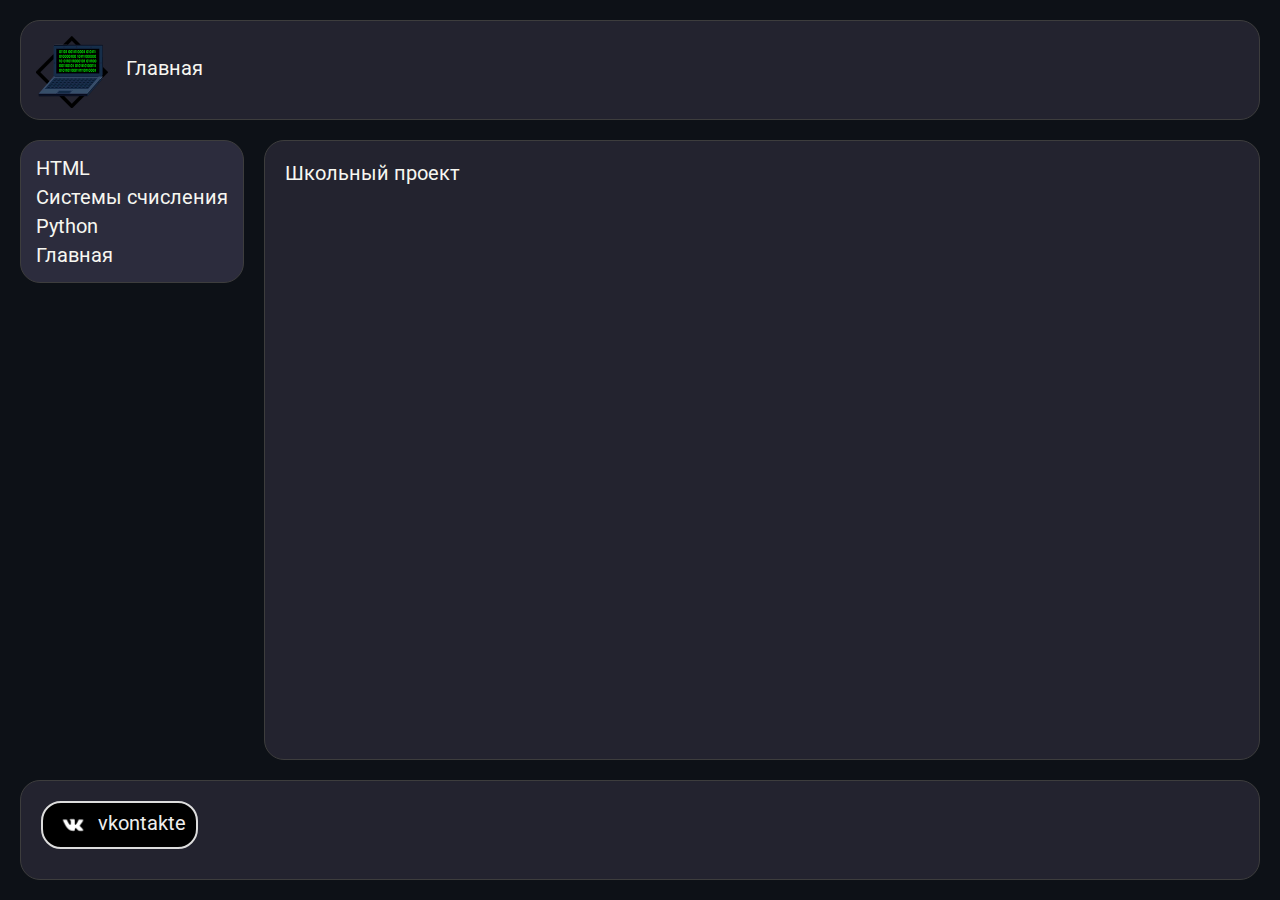
<file: index.html>
<!DOCTYPE html>
<html lang="ru">
<head>
    <link rel="icon" href="favicon.ico">
    <link rel="shortcut icon" href="favicon.ico">
    <link rel="preconnect" href="https://fonts.googleapis.com"><link rel="preconnect" href="https://fonts.gstatic.com" crossorigin><link href="https://fonts.googleapis.com/css2?family=Rubik+80s+Fade&display=swap" rel="stylesheet">
    <link rel="stylesheet" href="цсс.css?v=0.8">
    <meta charset="UTF-8">
    <meta http-equiv="X-UA-Compatible" content="IE=edge">
    <meta name="viewport" content="width=device-width, initial-scale=1.0">
    <title>Главная</title>
</head>
<body class="body">
    <div class="preloader">
        <div class="preloader__image"></div>
    </div>
    <script>
        window.onload = function () {
            document.body.classList.add('loaded_hiding');
            window.setTimeout(function () {
            document.body.classList.add('loaded');
            document.body.classList.remove('loaded_hiding');
            }, 500);
        }
      </script>
    <input class="checkbox_input" type="checkbox" id="checkbox1">
    <div class="root">
        <div class="header">
            <img src="icon.png" alt="Ошибка загрузки, повторите позже" width="72" height="72" class="rightimg1"><div class="susa">Главная</div>
        </div>
        <div class="center">
            Школьный проект
        </div>

        <div class="navbar">
            <ul>
                <li><a href="html.html">HTML</a></li>
                <li><a href="number_systems.html">Системы счисления</a></li>
                <li><a href="python.html">Python</a></li>
                <li><a href="index.html">Главная</a></li>
            </ul>
        </div>
        <div class="footer">
            <a href="https://vk.com/persyan" class="iconup">
         
                <img class="socicon vk" src="vk.png" alt="fuf">
                     vkontakte
                   </a>
        </div>
        <div class="checkbox">
            <label class="checkbox_label" for="checkbox1">&nbsp;навигация</label>    
        </div>
    </div>
</body>
</html>
</file>
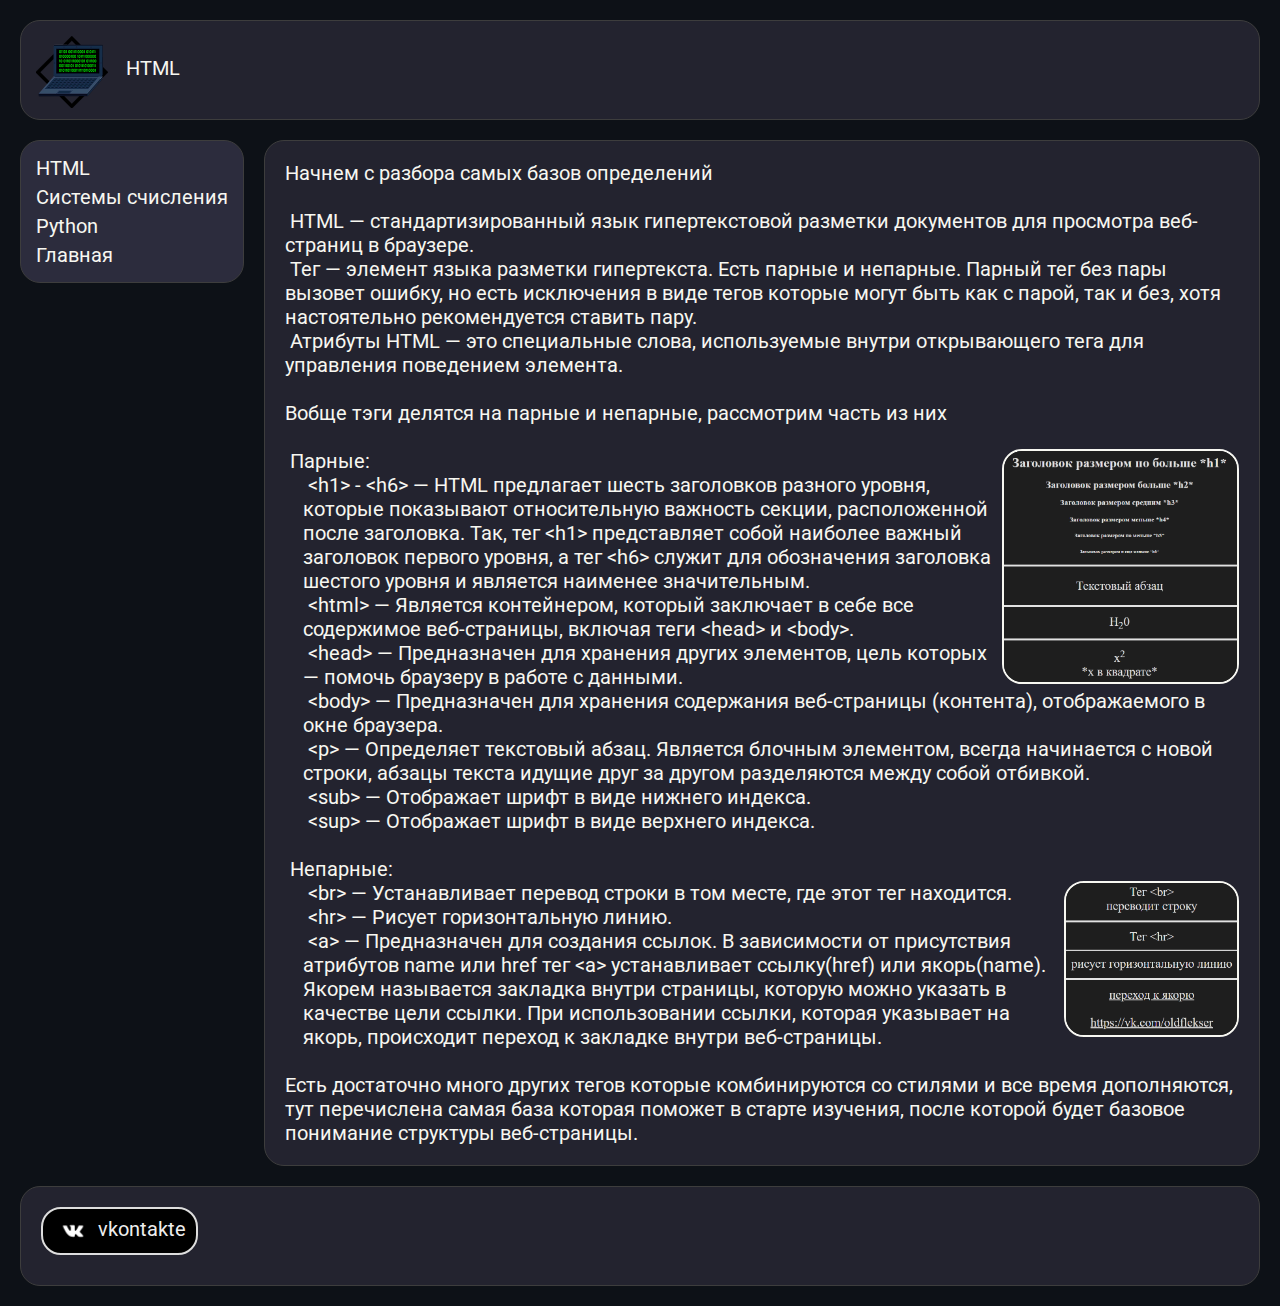
<file: html.html>
<!DOCTYPE html>
<html lang="ru">
<head>
    <link rel="icon" href="favicon.ico">
    <link rel="shortcut icon" href="favicon.ico">
    <link rel="preconnect" href="https://fonts.googleapis.com"><link rel="preconnect" href="https://fonts.gstatic.com" crossorigin><link href="https://fonts.googleapis.com/css2?family=Rubik+80s+Fade&display=swap" rel="stylesheet">
    <link rel="stylesheet" href="цсс.css?v=0.8">
    <meta charset="UTF-8">
    <meta http-equiv="X-UA-Compatible" content="IE=edge">
    <meta name="viewport" content="width=device-width, initial-scale=1.0">
    <title>HTML</title>
</head>
<body class="body">
    <div class="preloader">
        <div class="preloader__image"></div>
    </div>
    <script>
        window.onload = function () {
            document.body.classList.add('loaded_hiding');
            window.setTimeout(function () {
            document.body.classList.add('loaded');
            document.body.classList.remove('loaded_hiding');
            }, 500);
        }
      </script>
    <input class="checkbox_input" type="checkbox" id="checkbox1">
    <div class="root">
        <div class="header">
            <img src="icon.png" alt="Ошибка загрузки, повторите позже" width="72" height="72" class="rightimg1"><div class="susa">HTML</div>
        </div>
        <div class="center">
            Начнем с разбора самых базов определений<br><br>
            &nbsp;HTML — стандартизированный язык гипертекстовой разметки документов для просмотра веб-страниц в браузере.<br>
            &nbsp;Тег — элемент языка разметки гипертекста. Есть парные и непарные. Парный тег без пары вызовет ошибку, но есть исключения в виде тегов которые могут быть как с парой, так и без, хотя настоятельно рекомендуется ставить пару.<br>
            &nbsp;Атрибуты HTML — это специальные слова, используемые внутри открывающего тега для управления поведением элемента.<br><br>
            Вобще тэги делятся на парные и непарные, рассмотрим часть из них<br><br>
            <img src="HTML_folder/chrome_l2mITlPl4u.png" alt="Ошибка загрузки, повторите позже" width="237" height="235" class="rightimg">&nbsp;Парные:<br>
            <div class="coc">&nbsp;&lt;h1&gt; - &lt;h6&gt; — HTML предлагает шесть заголовков разного уровня, которые показывают относительную важность секции, расположенной после заголовка. Так, тег &lt;h1&gt;
                 представляет собой наиболее важный заголовок первого уровня, а тег &lt;h6&gt; служит для обозначения заголовка шестого уровня и является наименее значительным.<br>
                 &nbsp;&lt;html&gt; — Является контейнером, который заключает в себе все содержимое веб-страницы, включая теги &lt;head&gt; и &lt;body&gt;.<br>
                 &nbsp;&lt;head&gt; — Предназначен для хранения других элементов, цель которых — помочь браузеру в работе с данными.<br>
                 &nbsp;&lt;body&gt; — Предназначен для хранения содержания веб-страницы (контента), отображаемого в окне браузера.<br>
                 &nbsp;&lt;p&gt; — Определяет текстовый абзац. Является блочным элементом, всегда начинается с новой строки, абзацы текста идущие друг за другом разделяются между собой отбивкой.<br>
                 &nbsp;&lt;sub&gt; — Отображает шрифт в виде нижнего индекса.<br>
                 &nbsp;&lt;sup&gt; — Отображает шрифт в виде верхнего индекса.<br></div>
                 <img src="HTML_folder/chrome_l2mITlPl4u.png" alt="Ошибка загрузки, повторите позже" class="mobimg"><br>
                 &nbsp;Непарные:<br>
                <img src="HTML_folder/chrome_CWwiS6F2ct.png" alt="Ошибка загрузки, повторите позже" width="175" height="156" class="rightimg"><div class="coc">&nbsp;&lt;br&gt; — Устанавливает перевод строки в том месте, где этот тег находится.<br>
                &nbsp;&lt;hr&gt; — Рисует горизонтальную линию.<br>
                &nbsp;&lt;a&gt; — Предназначен для создания ссылок. В зависимости от присутствия атрибутов name или href тег &lt;a&gt; устанавливает ссылку(href) или якорь(name). Якорем называется закладка внутри страницы,
                 которую можно указать в качестве цели ссылки. При использовании ссылки, которая указывает на якорь, происходит переход к закладке внутри веб-страницы.<br></div>
                <img src="HTML_folder/chrome_l2mITlPl4u.png" alt="Ошибка загрузки, повторите позже" class="mobimg"><br>
                Есть достаточно много других тегов которые комбинируются со стилями и все время дополняются, тут перечислена самая база которая поможет в старте изучения, после которой будет базовое понимание структуры  веб-страницы.
                <var>
                   
                
                </var>
        </div>
        <div class="navbar">
            <ul>
                <li><a href="html.html">HTML</a></li>
                <li><a href="number_systems.html">Системы счисления</a></li>
                <li><a href="python.html">Python</a></li>
                <li><a href="index.html">Главная</a></li>
            </ul>
        </div>
        <div class="footer">
            <a href="https://vk.com/persyan" class="iconup">
         
                <img class="socicon vk" src="vk.png" alt="fuf">
                     vkontakte
            </a>
        </div>
        <div class="checkbox">
            <label class="checkbox_label" for="checkbox1">&nbsp;навигация</label>    
        </div>
    </div>
</body>
</html>
</file>
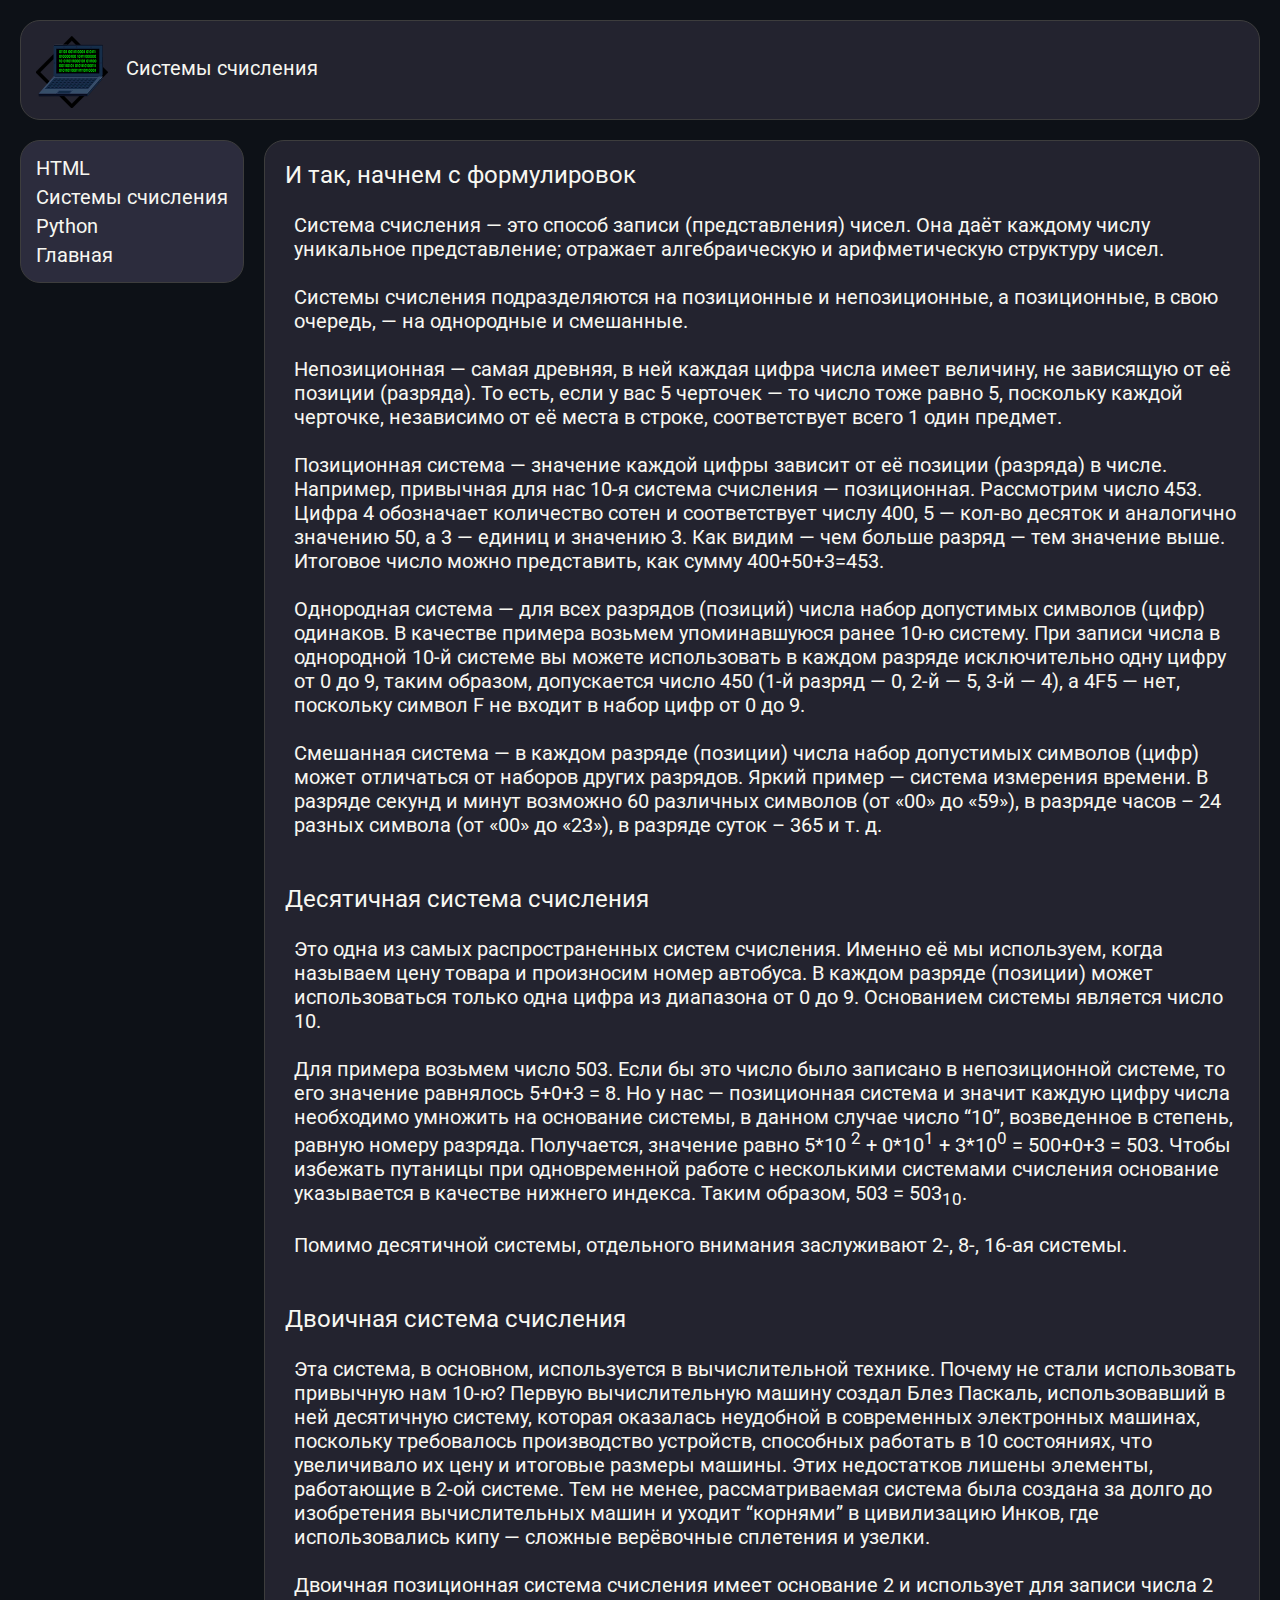
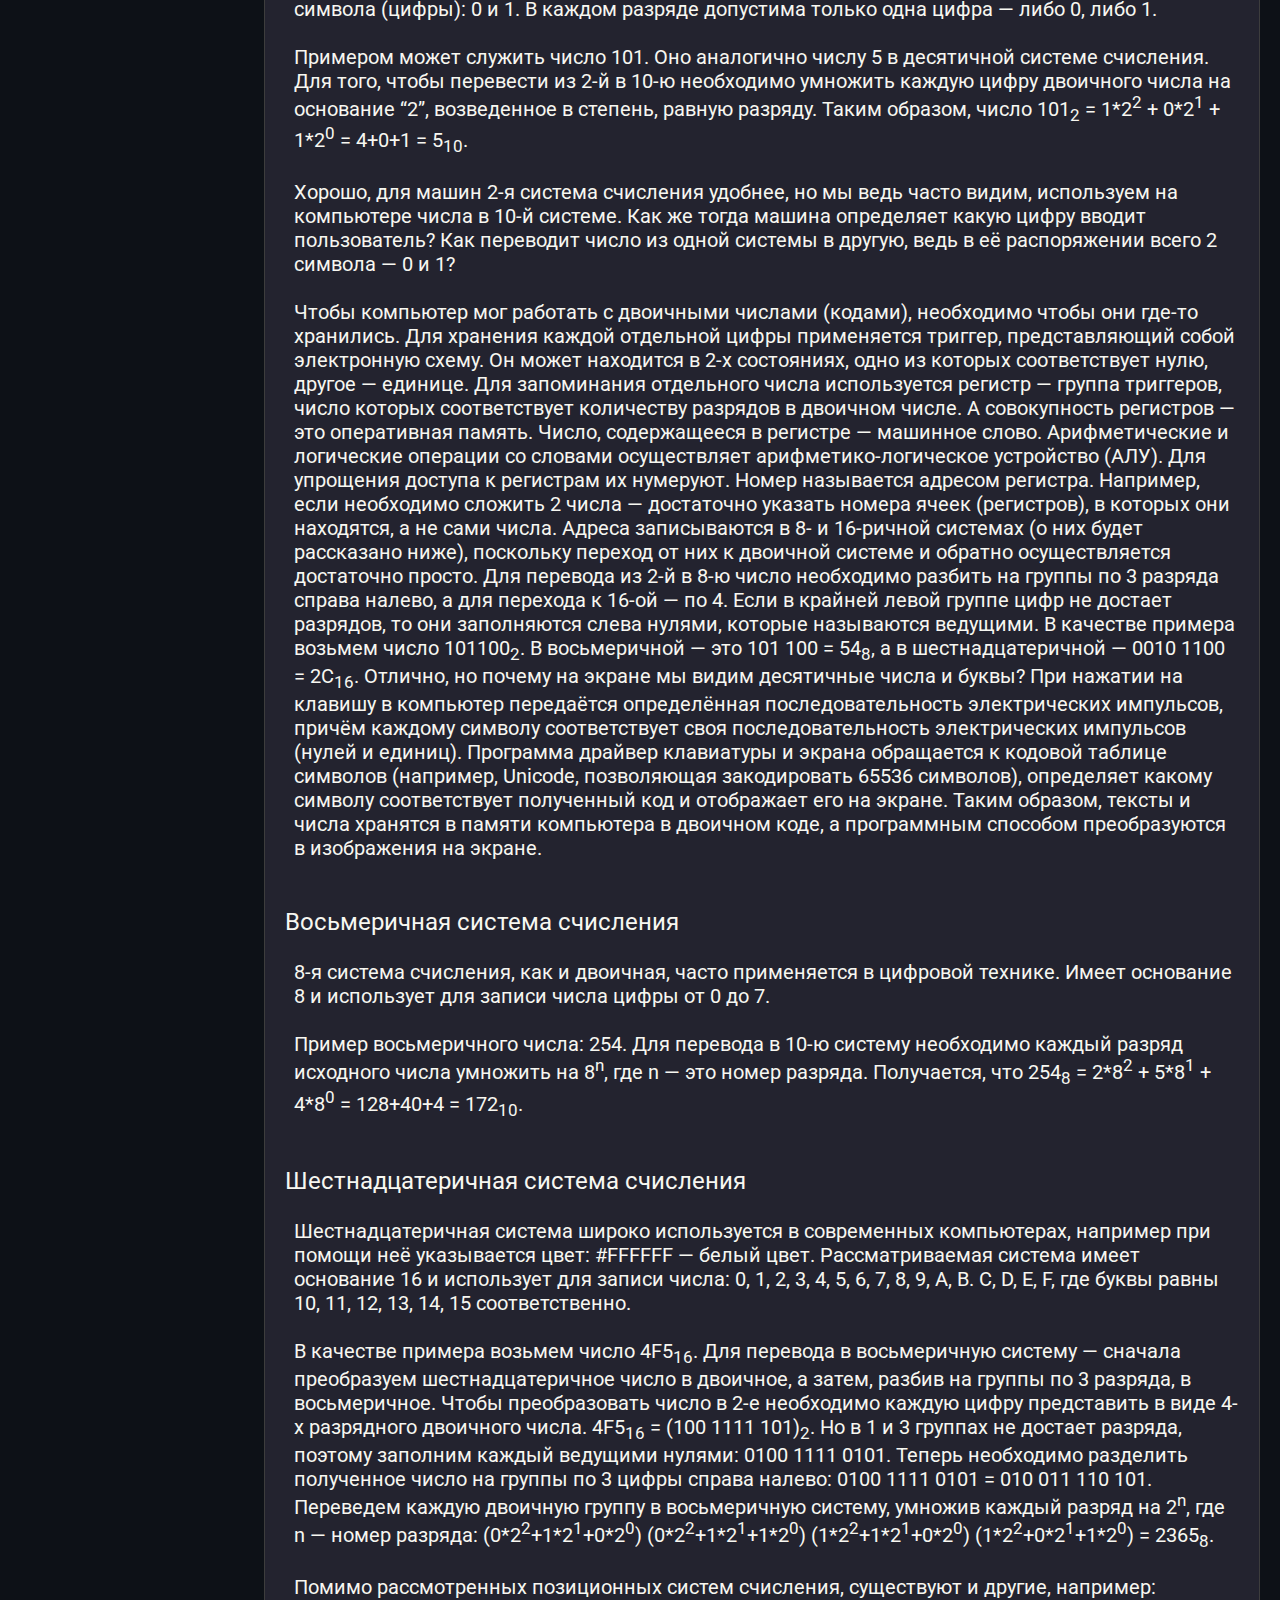
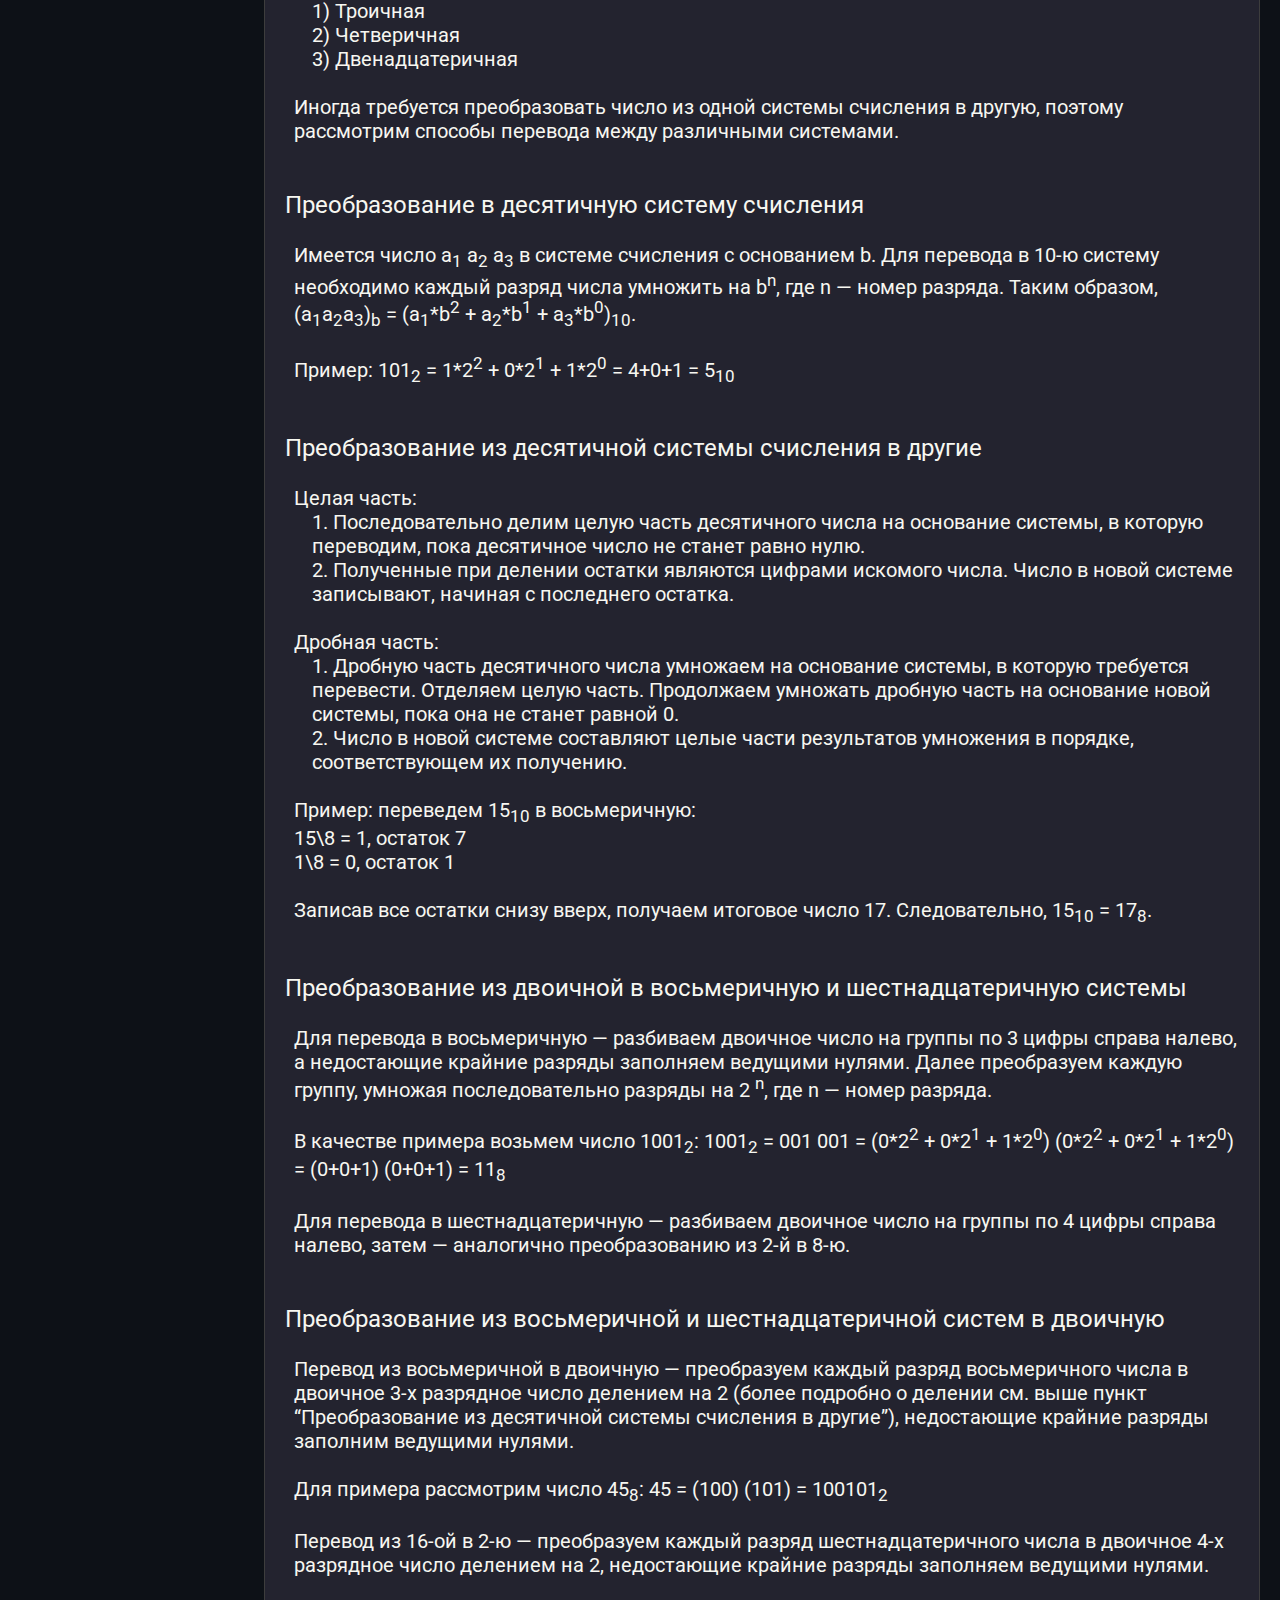
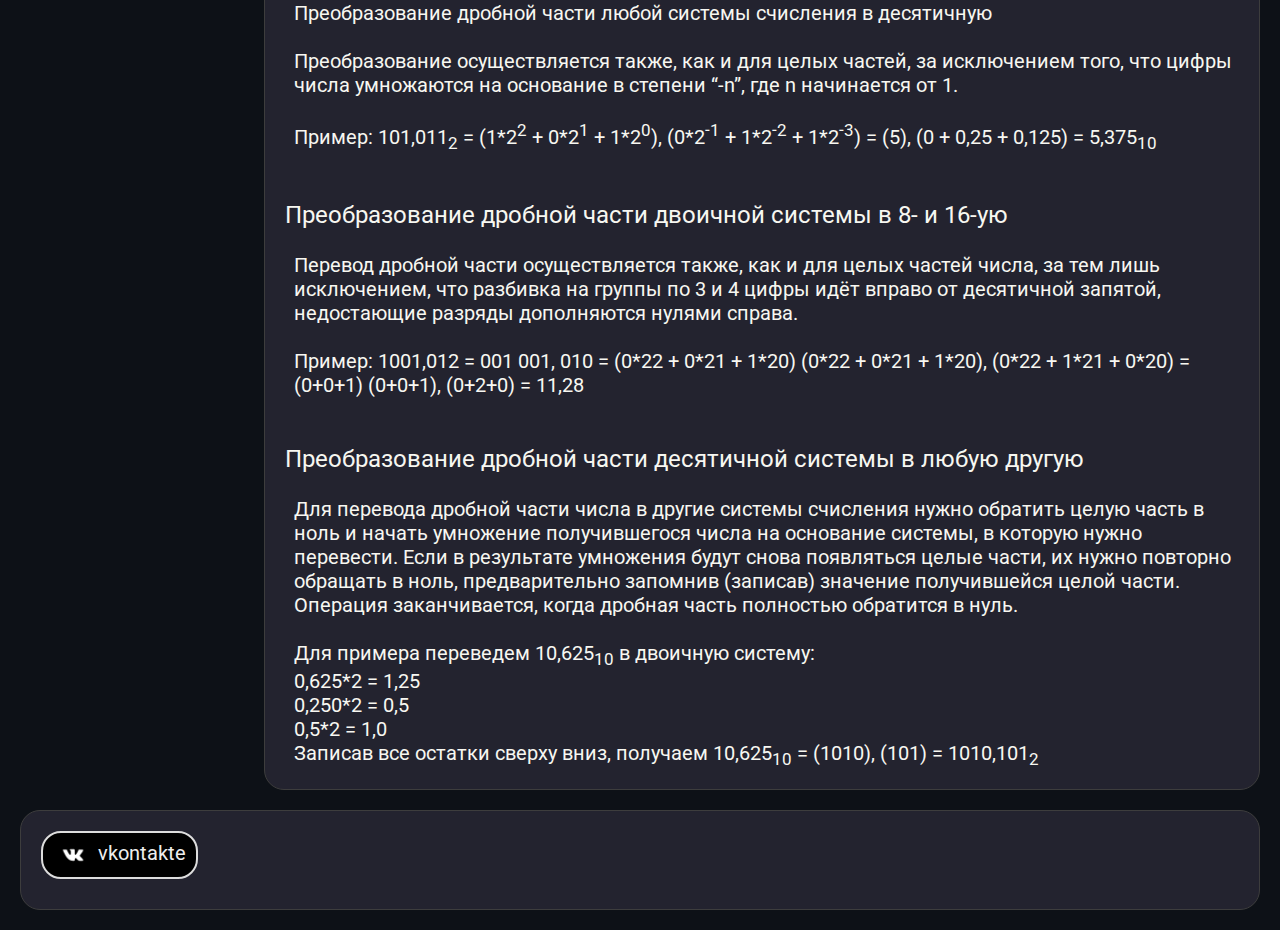
<file: number_systems.html>
<!DOCTYPE html>
<html lang="ru">
<head>
    <link rel="icon" href="favicon.ico">
    <link rel="shortcut icon" href="favicon.ico">
    <link rel="preconnect" href="https://fonts.googleapis.com"><link rel="preconnect" href="https://fonts.gstatic.com" crossorigin><link href="https://fonts.googleapis.com/css2?family=Rubik+80s+Fade&display=swap" rel="stylesheet">
    <link rel="stylesheet" href="цсс.css?v=0.8">
    <meta charset="UTF-8">
    <meta http-equiv="X-UA-Compatible" content="IE=edge">
    <meta name="viewport" content="width=device-width, initial-scale=1.0">
    <title>Системы счисления</title>
</head>
<body class="body">
    <div class="preloader">
        <div class="preloader__image"></div>
    </div>
    <script>
        window.onload = function () {
            document.body.classList.add('loaded_hiding');
            window.setTimeout(function () {
            document.body.classList.add('loaded');
            document.body.classList.remove('loaded_hiding');
            }, 500);
        }
      </script>
    <input class="checkbox_input" type="checkbox" id="checkbox1">
    <div class="root">
        <div class="header">
            <img src="icon.png" alt="Ошибка загрузки, повторите позже" width="72" height="72" class="rightimg1"><div class="susa">Системы счисления</div>
        </div>
        <div class="center">
            <div class="sus">И так, начнем с формулировок</div><br>
            <div class="cac">Система счисления — это способ записи (представления) чисел. Она даёт каждому числу уникальное представление; отражает алгебраическую и арифметическую структуру чисел.<br><br>
            Системы счисления подразделяются на позиционные и непозиционные, а позиционные, в свою очередь, — на однородные и смешанные.<br><br>
            Непозиционная — самая древняя, в ней каждая цифра числа имеет величину, не зависящую от её позиции (разряда). То есть, если у вас 5 черточек — то число тоже равно 5, поскольку каждой черточке, независимо от её места в строке, соответствует всего 1 один предмет.<br><br>
            Позиционная система — значение каждой цифры зависит от её позиции (разряда) в числе. Например, привычная для нас 10-я система счисления — позиционная. Рассмотрим число 453. Цифра 4 обозначает количество сотен и соответствует числу 400, 5 — кол-во десяток и аналогично значению 50, а 3 — единиц и значению 3. Как видим — чем больше разряд — тем значение выше. Итоговое число можно представить, как сумму 400+50+3=453.<br><br>
            Однородная система — для всех разрядов (позиций) числа набор допустимых символов (цифр) одинаков. В качестве примера возьмем упоминавшуюся ранее 10-ю систему. При записи числа в однородной 10-й системе вы можете использовать в каждом разряде исключительно одну цифру от 0 до 9, таким образом, допускается число 450 (1-й разряд — 0, 2-й — 5, 3-й — 4), а 4F5 — нет, поскольку символ F не входит в набор цифр от 0 до 9.<br><br>
            Смешанная система — в каждом разряде (позиции) числа набор допустимых символов (цифр) может отличаться от наборов других разрядов. Яркий пример — система измерения времени. В разряде секунд и минут возможно 60 различных символов (от «00» до «59»), в разряде часов – 24 разных символа (от «00» до «23»), в разряде суток – 365 и т. д.</div><br><br>
            <div class="sus">Десятичная система счисления</div><br>
            <div class="cac">Это одна из самых распространенных систем счисления. Именно её мы используем, когда называем цену товара и произносим номер автобуса. В каждом разряде (позиции) может использоваться только одна цифра из диапазона от 0 до 9. Основанием системы является число 10.<br><br>
            Для примера возьмем число 503. Если бы это число было записано в непозиционной системе, то его значение равнялось 5+0+3 = 8. Но у нас — позиционная система и значит каждую цифру числа необходимо умножить на основание системы, в данном случае число “10”, возведенное в степень, равную номеру разряда. Получается, значение равно 5*10 <sup>2</sup> + 0*10<sup>1</sup> + 3*10<sup>0</sup> = 500+0+3 = 503. Чтобы избежать путаницы при одновременной работе с несколькими системами счисления основание указывается в качестве нижнего индекса. Таким образом, 503 = 503<sub>10</sub>.<br><br>
            Помимо десятичной системы, отдельного внимания заслуживают 2-, 8-, 16-ая системы.</div><br><br>
            <div class="sus">Двоичная система счисления</div><br>
            <div class="cac">Эта система, в основном, используется в вычислительной технике. Почему не стали использовать привычную нам 10-ю? Первую вычислительную машину создал Блез Паскаль, использовавший в ней десятичную систему, которая оказалась неудобной в современных электронных машинах, поскольку требовалось производство устройств, способных работать в 10 состояниях, что увеличивало их цену и итоговые размеры машины. Этих недостатков лишены элементы, работающие в 2-ой системе. Тем не менее, рассматриваемая система была создана за долго до изобретения вычислительных машин и уходит “корнями” в цивилизацию Инков, где использовались кипу — сложные верёвочные сплетения и узелки.<br><br>
            Двоичная позиционная система счисления имеет основание 2 и использует для записи числа 2 символа (цифры): 0 и 1. В каждом разряде допустима только одна цифра — либо 0, либо 1.<br><br>
            Примером может служить число 101. Оно аналогично числу 5 в десятичной системе счисления. Для того, чтобы перевести из 2-й в 10-ю необходимо умножить каждую цифру двоичного числа на основание “2”, возведенное в степень, равную разряду. Таким образом, число 101<sub>2</sub> = 1*2<sup>2</sup> + 0*2<sup>1</sup> + 1*2<sup>0</sup> = 4+0+1 = 5<sub>10</sub>.<br><br>
            Хорошо, для машин 2-я система счисления удобнее, но мы ведь часто видим, используем на компьютере числа в 10-й системе. Как же тогда машина определяет какую цифру вводит пользователь? Как переводит число из одной системы в другую, ведь в её распоряжении всего 2 символа — 0 и 1?<br><br>
            Чтобы компьютер мог работать с двоичными числами (кодами), необходимо чтобы они где-то хранились. Для хранения каждой отдельной цифры применяется триггер, представляющий собой электронную схему. Он может находится в 2-х состояниях, одно из которых соответствует нулю, другое — единице. Для запоминания отдельного числа используется регистр — группа триггеров, число которых соответствует количеству разрядов в двоичном числе. А совокупность регистров — это оперативная память. Число, содержащееся в регистре — машинное слово. Арифметические и логические операции со словами осуществляет арифметико-логическое устройство (АЛУ). Для упрощения доступа к регистрам их нумеруют. Номер называется адресом регистра. Например, если необходимо сложить 2 числа — достаточно указать номера ячеек (регистров), в которых они находятся, а не сами числа. Адреса записываются в 8- и 16-ричной системах (о них будет рассказано ниже), поскольку переход от них к двоичной системе и обратно осуществляется достаточно просто.
             Для перевода из 2-й в 8-ю число необходимо разбить на группы по 3 разряда справа налево, а для перехода к 16-ой — по 4. Если в крайней левой группе цифр не достает разрядов, то они заполняются слева нулями, которые называются ведущими. В качестве примера возьмем число 101100<sub>2</sub>. В восьмеричной — это 101 100 = 54<sub>8</sub>, а в шестнадцатеричной — 0010 1100 = 2С<sub>16</sub>. Отлично, но почему на экране мы видим десятичные числа и буквы? При нажатии на клавишу в компьютер передаётся определённая последовательность электрических импульсов, причём каждому символу соответствует своя последовательность электрических импульсов (нулей и единиц). Программа драйвер клавиатуры и экрана обращается к кодовой таблице символов (например, Unicode, позволяющая закодировать 65536 символов), определяет какому символу соответствует полученный код и отображает его на экране. Таким образом, тексты и числа хранятся в памяти компьютера в двоичном коде, а программным способом преобразуются в изображения на экране.</div><br><br>
             <div class="sus">Восьмеричная система счисления</div><br>
             <div class="cac">8-я система счисления, как и двоичная, часто применяется в цифровой технике. Имеет основание 8 и использует для записи числа цифры от 0 до 7.<br><br>
            Пример восьмеричного числа: 254. Для перевода в 10-ю систему необходимо каждый разряд исходного числа умножить на 8<sup>n</sup>, где n — это номер разряда. Получается, что 254<sub>8</sub> = 2*8<sup>2</sup> + 5*8<sup>1</sup> + 4*8<sup>0</sup> = 128+40+4 = 172<sub>10</sub>.</div><br><br>
            <div class="sus">Шестнадцатеричная система счисления</div><br>
            <div class="cac">Шестнадцатеричная система широко используется в современных компьютерах, например при помощи неё указывается цвет: #FFFFFF — белый цвет. Рассматриваемая система имеет основание 16 и использует для записи числа: 0, 1, 2, 3, 4, 5, 6, 7, 8, 9, A, B. C, D, E, F, где буквы равны 10, 11, 12, 13, 14, 15 соответственно.<br><br>
            В качестве примера возьмем число 4F5<sub>16</sub>. Для перевода в восьмеричную систему — сначала преобразуем шестнадцатеричное число в двоичное, а затем, разбив на группы по 3 разряда, в восьмеричное. Чтобы преобразовать число в 2-е необходимо каждую цифру представить в виде 4-х разрядного двоичного числа. 4F5<sub>16</sub> = (100 1111 101)<sub>2</sub>. Но в 1 и 3 группах не достает разряда, поэтому заполним каждый ведущими нулями: 0100 1111 0101. Теперь необходимо разделить полученное число на группы по 3 цифры справа налево: 0100 1111 0101 = 010 011 110 101. Переведем каждую двоичную группу в восьмеричную систему, умножив каждый разряд на 2<sup>n</sup>, где n — номер разряда: (0*2<sup>2</sup>+1*2<sup>1</sup>+0*2<sup>0</sup>) (0*2<sup>2</sup>+1*2<sup>1</sup>+1*2<sup>0</sup>) (1*2<sup>2</sup>+1*2<sup>1</sup>+0*2<sup>0</sup>) (1*2<sup>2</sup>+0*2<sup>1</sup>+1*2<sup>0</sup>) = 2365<sub>8</sub>.<br><br>
            Помимо рассмотренных позиционных систем счисления, существуют и другие, например:<br>
            <div class="coc">1) Троичная<br>
            2) Четверичная<br>
            3) Двенадцатеричная</div><br>
            Иногда требуется преобразовать число из одной системы счисления в другую, поэтому рассмотрим способы перевода между различными системами.</div><br><br>
            <div class="sus">Преобразование в десятичную систему счисления</div><br>
            <div class="cac">Имеется число a<sub>1</sub> a<sub>2</sub> a<sub>3</sub> в системе счисления с основанием b. Для перевода в 10-ю систему необходимо каждый разряд числа умножить на b<sup>n</sup>, где n — номер разряда. Таким образом, (a<sub>1</sub>a<sub>2</sub>a<sub>3</sub>)<sub>b</sub> = (a<sub>1</sub>*b<sup>2</sup> + a<sub>2</sub>*b<sup>1</sup> + a<sub>3</sub>*b<sup>0</sup>)<sub>10</sub>.<br><br>
            Пример: 101<sub>2</sub> = 1*2<sup>2</sup> + 0*2<sup>1</sup> + 1*2<sup>0</sup> = 4+0+1 = 5<sub>10</sub></div><br><br>
            <div class="sus">Преобразование из десятичной системы счисления в другие</div><br>
            <div class="cac">Целая часть:<br>
            <div class="coc">1. Последовательно делим целую часть десятичного числа на основание системы, в которую переводим, пока десятичное число не станет равно нулю.<br>
            2. Полученные при делении остатки являются цифрами искомого числа. Число в новой системе записывают, начиная с последнего остатка.</div><br>
            Дробная часть:<br>
            <div class="coc">1. Дробную часть десятичного числа умножаем на основание системы, в которую требуется перевести. Отделяем целую часть. Продолжаем умножать дробную часть на основание новой системы, пока она не станет равной 0.<br>
            2. Число в новой системе составляют целые части результатов умножения в порядке, соответствующем их получению.</div><br>
            Пример: переведем 15<sub>10</sub> в восьмеричную:<br>
            15\8 = 1, остаток 7<br>
            1\8 = 0, остаток 1<br><br>
            Записав все остатки снизу вверх, получаем итоговое число 17. Следовательно, 15<sub>10</sub> = 17<sub>8</sub>.</div><br><br>
            <div class="sus">Преобразование из двоичной в восьмеричную и шестнадцатеричную системы</div><br>
            <div class="cac">Для перевода в восьмеричную — разбиваем двоичное число на группы по 3 цифры справа налево, а недостающие крайние разряды заполняем ведущими нулями. Далее преобразуем каждую группу, умножая последовательно разряды на 2 <sup>n</sup>, где n — номер разряда.<br><br>
            В качестве примера возьмем число 1001<sub>2</sub>: 1001<sub>2</sub> = 001 001 = (0*2<sup>2</sup> + 0*2<sup>1</sup> + 1*2<sup>0</sup>) (0*2<sup>2</sup> + 0*2<sup>1</sup> + 1*2<sup>0</sup>) = (0+0+1) (0+0+1) = 11<sub>8</sub><br><br>
            Для перевода в шестнадцатеричную — разбиваем двоичное число на группы по 4 цифры справа налево, затем — аналогично преобразованию из 2-й в 8-ю.</div><br><br>
            <div class="sus">Преобразование из восьмеричной и шестнадцатеричной систем в двоичную</div><br>
            <div class="cac">Перевод из восьмеричной в двоичную — преобразуем каждый разряд восьмеричного числа в двоичное 3-х разрядное число делением на 2 (более подробно о делении см. выше пункт “Преобразование из десятичной системы счисления в другие”), недостающие крайние разряды заполним ведущими нулями.<br><br>
            Для примера рассмотрим число 45<sub>8</sub>: 45 = (100) (101) = 100101<sub>2</sub><br><br>
            Перевод из 16-ой в 2-ю — преобразуем каждый разряд шестнадцатеричного числа в двоичное 4-х разрядное число делением на 2, недостающие крайние разряды заполняем ведущими нулями.<br><br>
            Преобразование дробной части любой системы счисления в десятичную<br><br>
            Преобразование осуществляется также, как и для целых частей, за исключением того, что цифры числа умножаются на основание в степени “-n”, где n начинается от 1.<br><br>
            Пример: 101,011<sub>2</sub> = (1*2<sup>2</sup> + 0*2<sup>1</sup> + 1*2<sup>0</sup>), (0*2<sup>-1</sup> + 1*2<sup>-2</sup> + 1*2<sup>-3</sup>) = (5), (0 + 0,25 + 0,125) = 5,375<sub>10</sub></div><br><br>
            <div class="sus">Преобразование дробной части двоичной системы в 8- и 16-ую</div><br>
            <div class="cac">Перевод дробной части осуществляется также, как и для целых частей числа, за тем лишь исключением, что разбивка на группы по 3 и 4 цифры идёт вправо от десятичной запятой, недостающие разряды дополняются нулями справа.<br><br>
            Пример: 1001,012 = 001 001, 010 = (0*22 + 0*21 + 1*20) (0*22 + 0*21 + 1*20), (0*22 + 1*21 + 0*20) = (0+0+1) (0+0+1), (0+2+0) = 11,28</div><br><br>
            <div class="sus">Преобразование дробной части десятичной системы в любую другую</div><br>
            <div class="cac">Для перевода дробной части числа в другие системы счисления нужно обратить целую часть в ноль и начать умножение получившегося числа на основание системы, в которую нужно перевести. Если в результате умножения будут снова появляться целые части, их нужно повторно обращать в ноль, предварительно запомнив (записав) значение получившейся целой части. Операция заканчивается, когда дробная часть полностью обратится в нуль.<br><br>
            Для примера переведем 10,625<sub>10</sub> в двоичную систему:<br>
            0,625*2 = 1,25<br>
            0,250*2 = 0,5<br>
            0,5*2 = 1,0<br>
            Записав все остатки сверху вниз, получаем 10,625<sub>10</sub> = (1010), (101) = 1010,101<sub>2</sub></div>
        </div>

        <div class="navbar">
            <ul>
                <li><a href="html.html">HTML</a></li>
                <li><a href="number_systems.html">Системы счисления</a></li>
                <li><a href="python.html">Python</a></li>
                <li><a href="index.html">Главная</a></li>
            </ul>
        </div>
        <div class="footer">
            <a href="https://vk.com/persyan" class="iconup">
         
                <img class="socicon vk" src="vk.png" alt="fuf">
                     vkontakte
                   </a>
        </div>
        <div class="checkbox">
            <label class="checkbox_label" for="checkbox1">&nbsp;навигация</label>    
        </div>
    </div>
</body>
</html>
</file>
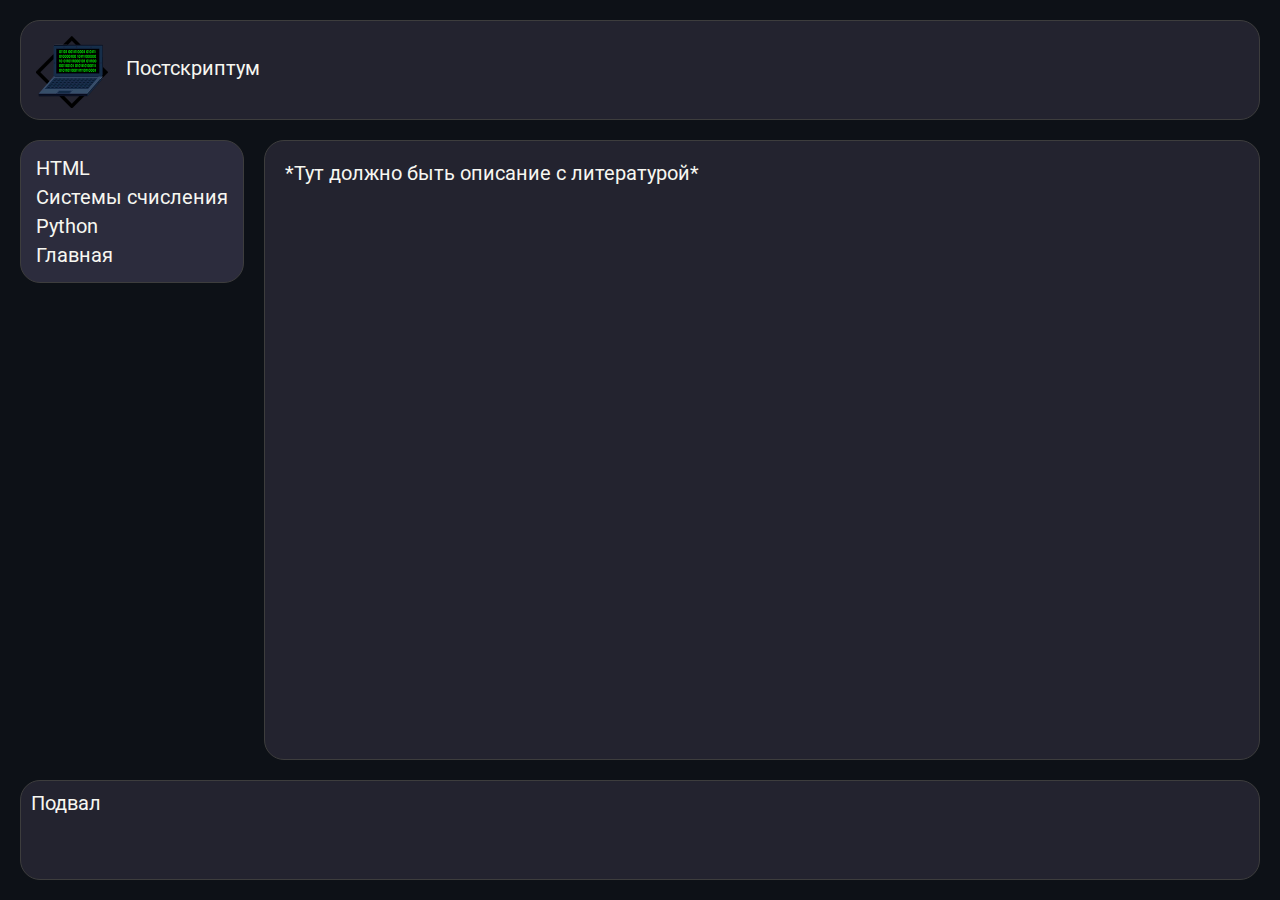
<file: ps.html>
<!DOCTYPE html>
<html lang="ru">
<head>
    <link rel="icon" href="favicon.ico">
    <link rel="shortcut icon" href="favicon.ico">
    <link rel="preconnect" href="https://fonts.googleapis.com"><link rel="preconnect" href="https://fonts.gstatic.com" crossorigin><link href="https://fonts.googleapis.com/css2?family=Rubik+80s+Fade&display=swap" rel="stylesheet">
    <link rel="stylesheet" href="цсс.css?v=0.8">
    <meta charset="UTF-8">
    <meta http-equiv="X-UA-Compatible" content="IE=edge">
    <meta name="viewport" content="width=device-width, initial-scale=1.0">
    <title>З.Ы.</title>
</head>
<body class="body">
    <div class="preloader">
        <div class="preloader__image"></div>
    </div>
    <script>
        window.onload = function () {
            document.body.classList.add('loaded_hiding');
            window.setTimeout(function () {
            document.body.classList.add('loaded');
            document.body.classList.remove('loaded_hiding');
            }, 500);
        }
      </script>
    <input class="checkbox_input" type="checkbox" id="checkbox1">
    <div class="root">
        <div class="header">
            <img src="icon.png" alt="Ошибка загрузки, повторите позже" width="72" height="72" class="rightimg1"><div class="susa">Постскриптум</div>
        </div>
        <div class="center">
            *Тут должно быть описание с литературой*
        </div>
        <div class="navbar">
            <ul>
                <li><a href="html.html">HTML</a></li>
                <li><a href="number_systems.html">Системы счисления</a></li>
                <li><a href="python.html">Python</a></li>
                <li><a href="index.html">Главная</a></li>
            </ul>
        </div>
        <div class="footer">
            Подвал
        </div>
        <div class="checkbox">
            <label class="checkbox_label" for="checkbox1">&nbsp;навигация</label>    
        </div>
    </div>
</body>
</html>
</file>
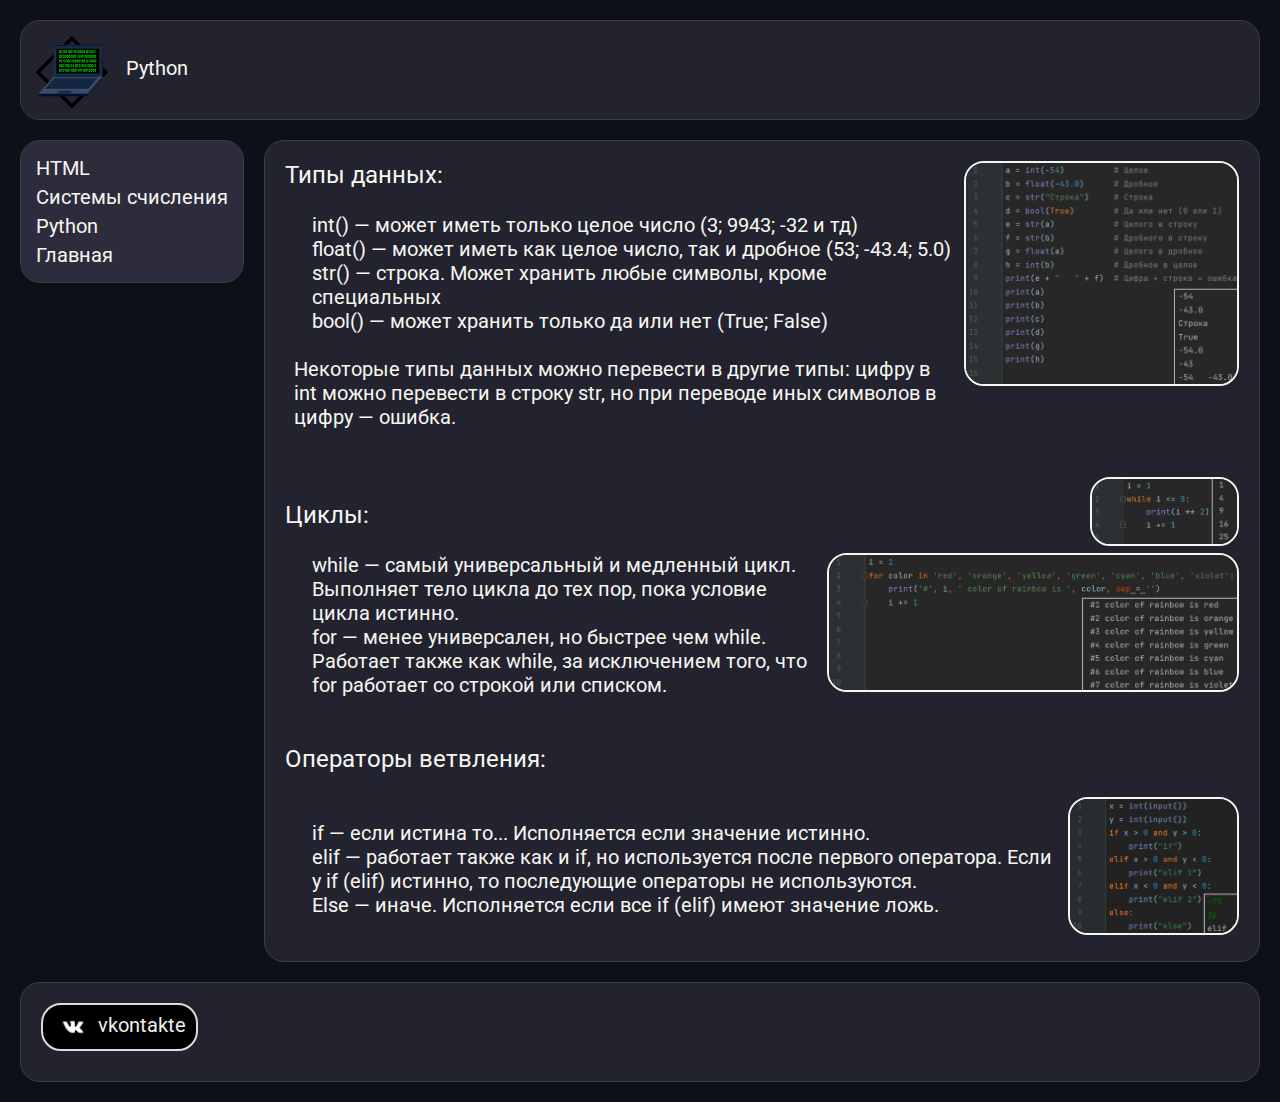
<file: python.html>
<!DOCTYPE html>
<html lang="ru">
<head>
    <link rel="icon" href="favicon.ico">
    <link rel="shortcut icon" href="favicon.ico">
    <link rel="preconnect" href="https://fonts.googleapis.com"><link rel="preconnect" href="https://fonts.gstatic.com" crossorigin><link href="https://fonts.googleapis.com/css2?family=Rubik+80s+Fade&display=swap" rel="stylesheet">
    <link rel="stylesheet" href="цсс.css?v=0.81">
    <meta charset="UTF-8">
    <meta http-equiv="X-UA-Compatible" content="IE=edge">
    <meta name="viewport" content="width=device-width, initial-scale=1.0">
    <title>Python</title>
</head>
<body class="body">
    <div class="preloader">
        <div class="preloader__image"></div>
    </div>
    <script>
        window.onload = function () {
            document.body.classList.add('loaded_hiding');
            window.setTimeout(function () {
            document.body.classList.add('loaded');
            document.body.classList.remove('loaded_hiding');
            }, 500);
        }
      </script>
    <input class="checkbox_input" type="checkbox" id="checkbox1">
    <div class="root">
        <div class="header">
            <img src="icon.png" alt="Ошибка загрузки, повторите позже" width="72" height="72" class="rightimg1"><div class="susa">Python</div>
        </div>
        <div class="center">
            <img src="Python_folder\data_types_example.png" alt="Ошибка загрузки, повторите позже" width="275" height="225" class="rightimg">
            <div class="sus">Типы данных:</div><br>
            <div class="cac"><div class="coc">int() — может иметь только целое число (3; 9943; -32 и тд)<br>
	        float() — может иметь как целое число, так и дробное (53; -43.4; 5.0)<br>
	        str() — строка. Может хранить любые символы, кроме специальных<br>
	        bool() — может хранить только да или нет (True; False)</div><br>
            <img src="Python_folder\data_types_example.png" alt="Ошибка загрузки, повторите позже" class="mobimg">
	        Некоторые типы данных можно перевести в другие типы: цифру в int можно перевести в строку str, но при переводе иных символов в цифру — ошибка.</div><br><br><img src="Python_folder\cycle_while_expamle.png" alt="Ошибка загрузки, повторите позже" width="149" height="69" class="rightimg"><br>
            <div class="sus">Циклы:</div><br>
            <img src="Python_folder\cycle_for_example.png" alt="Ошибка загрузки, повторите позже" width="412" height="139" class="rightimg"><img src="Python_folder\cycle_while_expamle.png" alt="Ошибка загрузки, повторите позже" class="mobimg">
            <div class="cac"><div class="coc">while — самый универсальный и медленный цикл. Выполняет тело цикла до тех пор, пока условие цикла истинно.<br>
            for — менее универсален, но быстрее чем while. Работает также как while, за исключением того, что for работает со строкой или списком.</div></div><img src="Python_folder\cycle_for_example.png" alt="Ошибка загрузки, повторите позже" class="mobimg"><br><br>
            <div class="sus">Операторы ветвления:</div><br><img src="Python_folder\branch_operator_example.png" alt="Ошибка загрузки, повторите позже" width="171" height="138" class="rightimg"><br>
	        <div class="cac"><div class="coc">if — если истина то... Исполняется если значение истинно.<br>
	        elif — работает также как и if, но используется после первого оператора. Если у if (elif) истинно, то последующие операторы не используются.<br>
	        Else — иначе. Исполняется если все if (elif) имеют значение ложь.</div><img src="Python_folder\branch_operator_example.png" alt="Ошибка загрузки, повторите позже" class="mobimg"></div><br>
        </div>
        <div class="navbar">
            <ul>
                <li><a href="html.html">HTML</a></li>
                <li><a href="number_systems.html">Системы счисления</a></li>
                <li><a href="python.html">Python</a></li>
                <li><a href="index.html">Главная</a></li>
            </ul>
        </div>
        <div class="footer">
            <a href="https://vk.com/persyan" class="iconup">
         
                <img class="socicon vk" src="vk.png" alt="fuf">
                     vkontakte
                   </a>
        </div>
        <div class="checkbox">
            <label class="checkbox_label" for="checkbox1">&nbsp;навигация</label>    
        </div>
    </div>
</body>
</html>
</file>
<file: цсс.css>
@import url('https://fonts.googleapis.com/css2?family=Roboto:ital,wght@1,300&display=swap');
html {
    --scrollbarBG: rgb(35, 35, 42);
    --thumbBG: rgb(247, 247, 241);
    --color1: rgb(35 35 47);
    --color2: rgb(247, 247, 241);
    --color3: rgb(61 61 61);
}
*{
    margin: 0;
    padding: 0;
    box-sizing: border-box;
    font-family: 'Roboto', sans-serif;
    border-radius: 20px;
    color: var(--color2);
}
.preloader {
    position: fixed;
    left: 0;
    top: 0;
    right: 0;
    bottom: 0;
    overflow: hidden;
    background: rgb(0, 0, 0);
    z-index: 1001;
    border-radius: 0;
    margin: 0;
}

.preloader__image {
    position: sticky;
    top: 50%;
    left: 50%;
    width: 100%;
    height: 100%;
    margin-left: -1px;
    background: url(loading_screen/102.jpg) no-repeat;
    background-position: center;
    background-size: contain;
}

.loaded_hiding .preloader {
    transition: 0.3s opacity;
    opacity: 0;
}

.loaded .preloader {
    display: none;
}
.root{
    display: grid;
    grid-template-areas: 
    "heder heder heder"
    "navbar center center"
    ".      center center"
    "footer footer footer";
    width: 100%;
    height: max-content;
    grid-template-rows: max-content max-content auto max-content ;
    grid-column-gap: 10px;
    grid-row-gap: 10px;
    min-height: 100vh;
    margin: 0;
    grid-template-columns: max-content 1fr 1fr;
    padding: 15px;
}

.header{
    height: 100px;
    grid-area: heder;
    background: var(--color1);
    margin-bottom: 10px;
    padding: 15px;
    border: 1px solid var(--color3);
    margin: 5px;
}
.center{
    grid-area: center;
    background: var(--color1);
    padding: 20px;
    border: 1px solid var(--color3);
    margin: 5px;
}
.navbar{
    position: sticky;
    top: 15px;
    grid-area: navbar;
    background: rgb(44 44 61);
    width: max-content;
    padding: 10px;
    border: 1px solid var(--color3);
    margin: 5px;
}

a:link {
    text-decoration: none;
}
a:hover {
    text-decoration: underline;
    transition: 0.3s
}
a:active {
    text-decoration: underline;
    color: rgb(148, 148, 148);
}
.footer{
    height: 100px;
    margin-top: 10px;
    grid-area: footer;
    background: var(--color1);
    padding: 10px;
    border: 1px solid var(--color3);
    margin: 5px;
}
.checkbox_input, .checkbox_label, .checkbox{
    display: none;
}
li {
    list-style-type: none;
    margin: 5px;
}
.rightimg  {
    float: right;
    margin-left: 1vh;
    border: 2px solid var(--color2);
    display: block;
}
.rightimg1 {
    float: left;
    border: 0;
}
.mobimg{
    display: none;
}
body::-webkit-scrollbar {
    width: 15px;
}
body {
    scrollbar-width: thin;
    scrollbar-color: var(--thumbBG) var(--scrollbarBG);
}
body::-webkit-scrollbar-track {
    background: var(--scrollbarBG);
    border-left: 1px solid var(--color3);
}
body::-webkit-scrollbar-thumb {
    background-color: var(--thumbBG);
    border-radius: 6px;
    border: 3px solid var(--scrollbarBG);
}
body::-webkit-scrollbar-thumb:hover{
    background-color: rgb(203 203 203);
}
body::-webkit-scrollbar-thumb:active{
    background-color: rgb(147 147 145);
}
.susa {
    padding-top: 20px;
    padding-left: 90px;
}
@media (max-aspect-ratio: 4/3){
    *{
        border-radius: 0;
    }
    .root{
        grid-template-areas: 
        "heder"
        "center"
        "center"
        "footer";
        grid-template-columns: auto;
        padding: 0;
        grid-row-gap: 0;
    }
    .header{
        margin: 0;
        border: 0;
        border-bottom: 1px solid var(--color3);
    }
    .navbar, .checkbox{
        overflow: hidden;
        position: fixed;
        height: auto;
        left: -100%;
        top: 0;
        width: auto;
        transition: 0.5s;
        z-index: 999;
    }
    .navbar{
        font-size: 25px;
        margin-left: 0;
    }
    .checkbox{
        top: 300px;
        left: 0;
        display: block;
    }
    .checkbox_input:checked + .root .navbar{
        left: 0;
        height: max-content;
    }
    .center{
        margin: 0;
        padding: 10px;
        border: 0;
    }
    .checkbox_label{
        background: rgb(230, 128, 128);
        display: inline-grid;
        margin: 0;
    }
    .checkbox_input:checked + .root .checkbox_label{
        position: sticky;
        bottom: 0;
        right: 0;
    }
    .footer{
        margin: 0;
        padding: 10px;
        border: 0;
        border-top: 1px solid var(--color3);
    }
    .rightimg  {
        display: none;
    }
    .mobimg{
        display: block;
        max-width: 30vh;
        margin-left: auto;
        margin-right: auto;
        border: 2px solid var(--color2);
    }
}
.body{
    background: rgb(13, 17, 23);
    font-size: 20px;
}
img{
    max-width: 100%;
}
.sus{
    font-size: 24px;
}
.coc{
    margin-left: 2vh;
}
.cac{
    margin-left: 1vh;
}

a img {
    width: 40px;
    padding: 5px;
    vertical-align: middle;
}


.iconup {text-decoration: none;
    color: #eee;
    display: inline-block;
    padding: 2px 10px;
    margin: 10px;
    border-radius: 20px;
    background-color: #000;
    border: 2px solid #ddd;
    transition: transform 0.5s, border-color 0.3s;
}
.iconup:hover {
    border-color: yellow;
}

.iconup:active {
    transform: scale(1.015) ;
}
</file>
